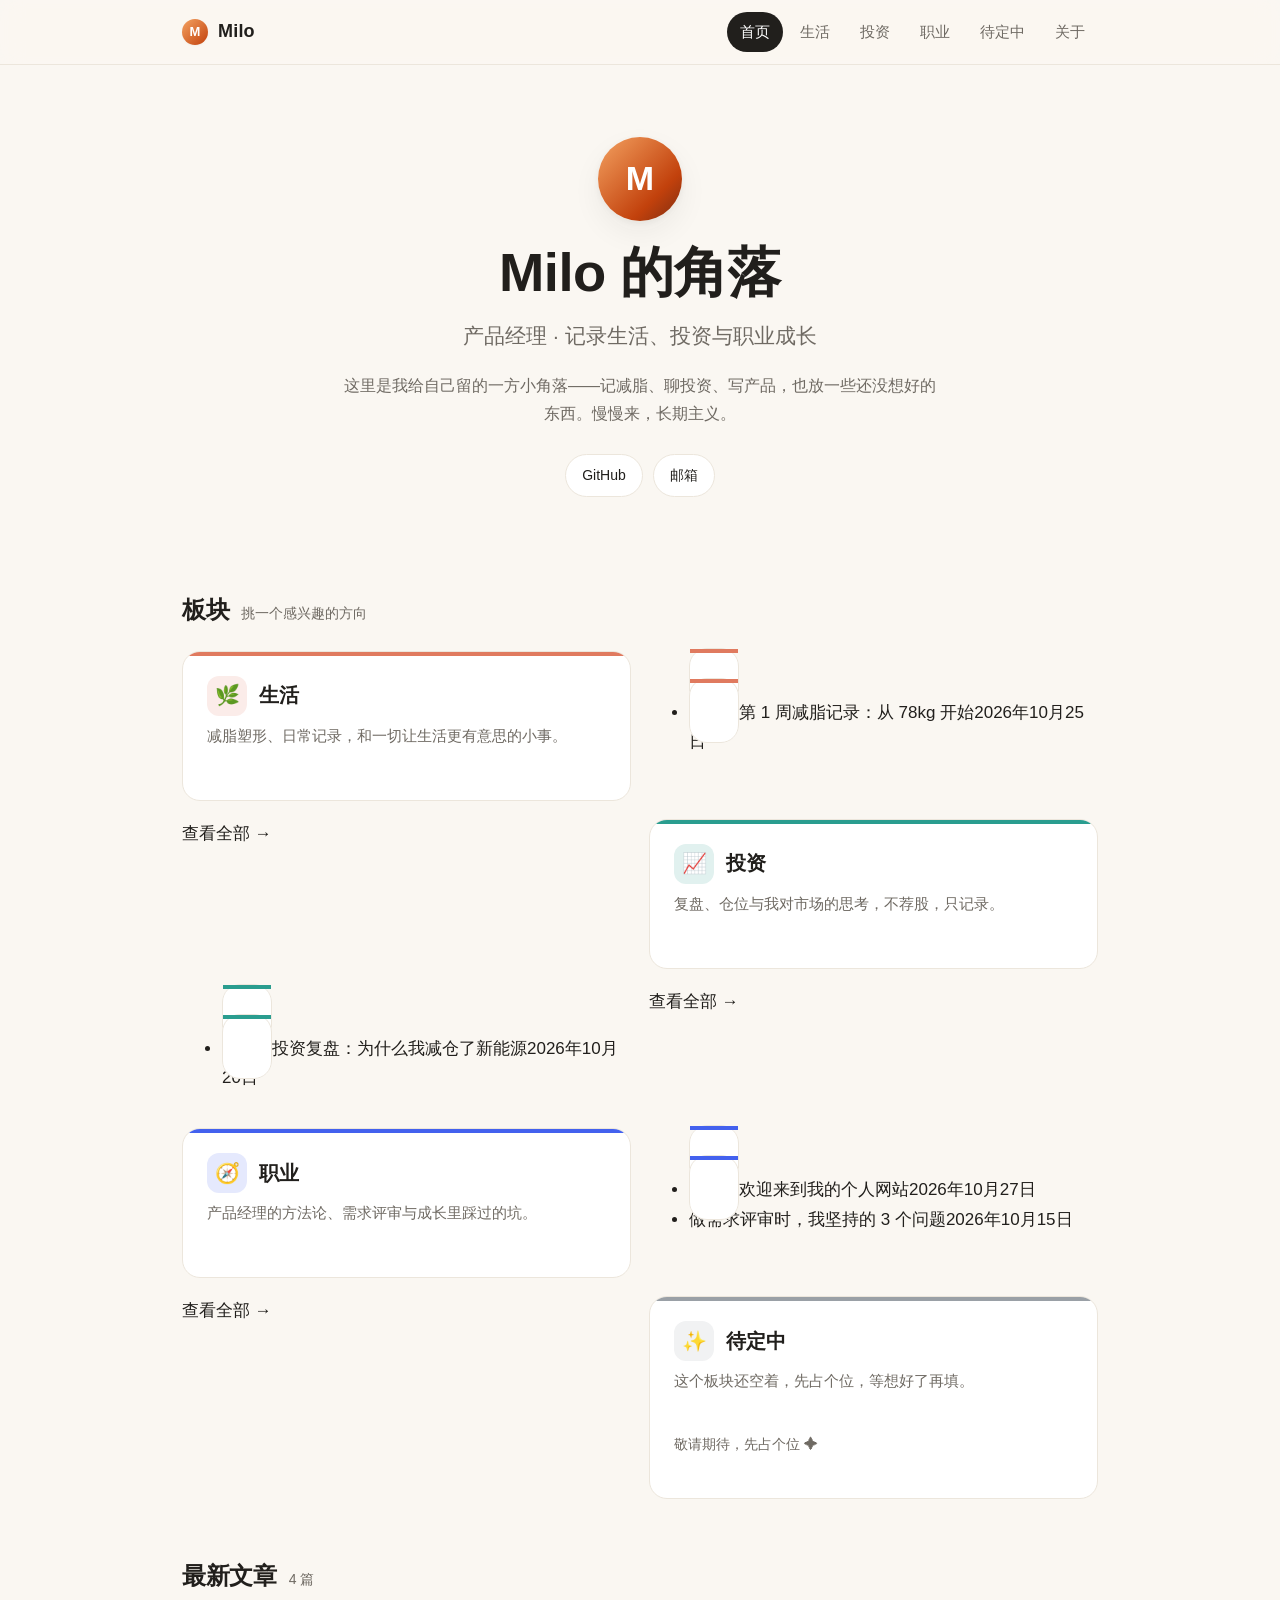
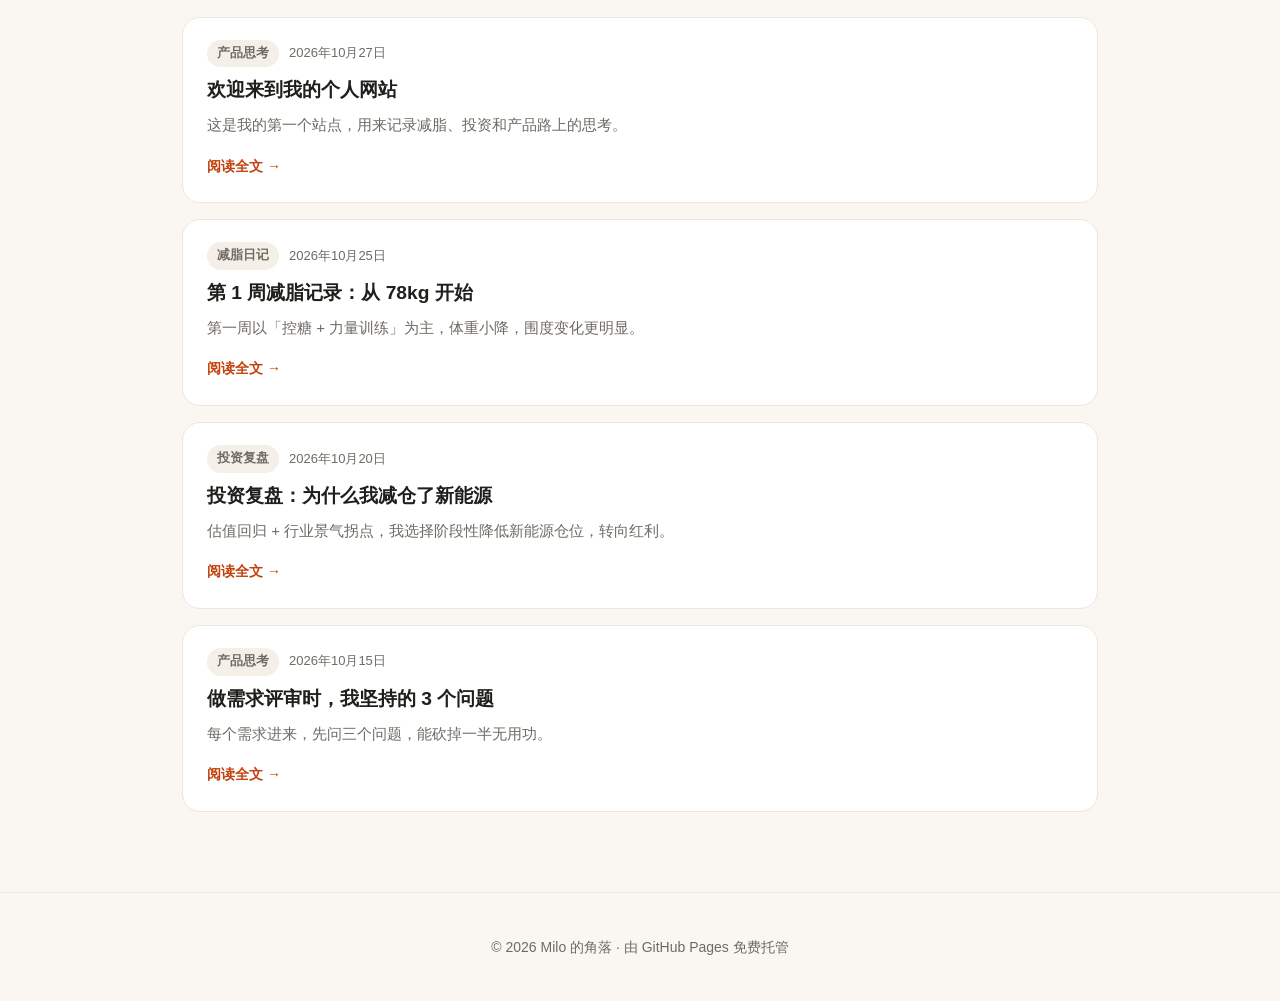
<file: index.html>
<!DOCTYPE html>
<html lang="zh-CN">
<head>
  <meta charset="UTF-8">
  <meta name="viewport" content="width=device-width, initial-scale=1.0">
  <title>Milo 的角落</title>
  <link rel="stylesheet" href="assets/css/style.css">
</head>
<body>
  <header class="site-header">
    <div class="container header-inner">
      <a href="#/" class="brand">
        <span class="dot">M</span>
        <span id="site-title">Milo</span>
      </a>
      <nav class="nav" id="nav"></nav>
    </div>
  </header>

  <main class="container" id="app">
    <p class="loading">加载中…</p>
  </main>

  <footer class="site-footer">
    <div class="container">
      <p>© <span id="year"></span> <span id="foot-name">Milo</span> · 由 GitHub Pages 免费托管</p>
    </div>
  </footer>

  <script src="assets/js/marked.min.js"></script>
  <script src="assets/js/app.js"></script>
</body>
</html>
</file>
<file: assets/css/style.css>
/* ============================================================
   个人网站 · 重制样式（暖米底 + 墨黑字 + 板块专属色）
   设计基调：极简但有个性的排版、Bento 卡片、克制动效
   ============================================================ */

:root {
  --bg: #faf7f2;
  --surface: #ffffff;
  --surface-2: #f4efe7;
  --ink: #211f1c;
  --muted: #6f6a63;
  --line: #ece6dc;
  --accent: #c2410c;            /* 默认点缀色，板块会覆盖 */
  --radius: 18px;
  --radius-sm: 12px;
  --shadow-sm: 0 1px 2px rgba(33, 31, 28, .04);
  --shadow: 0 2px 6px rgba(33, 31, 28, .05), 0 12px 30px rgba(33, 31, 28, .06);
  --shadow-hover: 0 4px 10px rgba(33, 31, 28, .07), 0 20px 44px rgba(33, 31, 28, .10);
  --maxw: 960px;
  --font: -apple-system, BlinkMacSystemFont, "Segoe UI", "PingFang SC",
          "Hiragino Sans GB", "Microsoft YaHei", "Noto Sans SC", sans-serif;
}

* { box-sizing: border-box; }
html { scroll-behavior: smooth; }

body {
  margin: 0;
  background: var(--bg);
  color: var(--ink);
  font-family: var(--font);
  font-size: 17px;
  line-height: 1.75;
  -webkit-font-smoothing: antialiased;
  text-rendering: optimizeLegibility;
}
a { color: inherit; text-decoration: none; }

.container {
  width: 100%;
  max-width: var(--maxw);
  margin: 0 auto;
  padding: 0 22px;
}

/* ---------------- Header ---------------- */
.site-header {
  position: sticky;
  top: 0;
  z-index: 50;
  background: rgba(250, 247, 242, .82);
  backdrop-filter: saturate(180%) blur(12px);
  -webkit-backdrop-filter: saturate(180%) blur(12px);
  border-bottom: 1px solid var(--line);
}
.header-inner {
  display: flex;
  align-items: center;
  justify-content: space-between;
  gap: 16px;
  height: 64px;
}
.brand {
  display: flex;
  align-items: center;
  gap: 10px;
  font-weight: 700;
  font-size: 18px;
  letter-spacing: .2px;
  white-space: nowrap;
}
.brand .dot {
  width: 26px; height: 26px;
  border-radius: 50%;
  background: linear-gradient(135deg, #f4a261, #c2410c);
  color: #fff;
  display: grid; place-items: center;
  font-size: 13px; font-weight: 800;
  box-shadow: var(--shadow-sm);
}
.nav {
  display: flex;
  align-items: center;
  gap: 4px;
  flex-wrap: wrap;
  justify-content: flex-end;
}
.nav a {
  padding: 7px 13px;
  border-radius: 999px;
  color: var(--muted);
  font-size: 15px;
  transition: background .18s ease, color .18s ease;
}
.nav a:hover { background: var(--surface-2); color: var(--ink); }
.nav a.active { background: var(--ink); color: #fff; }

/* ---------------- Hero ---------------- */
.hero { padding: 72px 0 36px; text-align: center; }
.hero .avatar {
  width: 84px; height: 84px;
  margin: 0 auto 22px;
  border-radius: 50%;
  background: linear-gradient(135deg, #f4a261, #c2410c 70%, #7c2d12);
  color: #fff;
  display: grid; place-items: center;
  font-size: 34px; font-weight: 800;
  box-shadow: var(--shadow);
}
.hero h1 {
  font-size: clamp(2.1rem, 5.2vw, 3.4rem);
  line-height: 1.12;
  margin: 0 0 14px;
  letter-spacing: -.5px;
  font-weight: 800;
}
.hero .tagline {
  font-size: clamp(1.05rem, 2.4vw, 1.3rem);
  color: var(--muted);
  margin: 0 auto 18px;
  max-width: 640px;
}
.hero .intro { max-width: 600px; margin: 0 auto; color: var(--muted); font-size: 16px; }
.hero .socials {
  margin-top: 26px;
  display: flex; gap: 10px; justify-content: center; flex-wrap: wrap;
}
.hero .socials a {
  padding: 8px 16px;
  border: 1px solid var(--line);
  border-radius: 999px;
  font-size: 14px; color: var(--ink); background: var(--surface);
  transition: transform .18s ease, box-shadow .18s ease, border-color .18s ease;
}
.hero .socials a:hover { transform: translateY(-2px); box-shadow: var(--shadow); border-color: transparent; }

/* ---------------- Section 标题 ---------------- */
.section-label {
  display: flex; align-items: baseline; gap: 12px;
  margin: 56px 0 20px;
}
.section-label h2 { font-size: 1.5rem; margin: 0; font-weight: 800; letter-spacing: -.3px; }
.section-label .hint { color: var(--muted); font-size: 14px; }

/* ---------------- Bento 板块卡片 ---------------- */
.bento { display: grid; grid-template-columns: repeat(2, 1fr); gap: 18px; }
.tile {
  position: relative;
  background: var(--surface);
  border: 1px solid var(--line);
  border-radius: var(--radius);
  padding: 24px 24px 20px;
  overflow: hidden;
  transition: transform .2s ease, box-shadow .2s ease, border-color .2s ease;
}
.tile::before {
  content: "";
  position: absolute; inset: 0 0 auto 0; height: 4px;
  background: var(--tile-color, var(--accent));
}
.tile:hover { transform: translateY(-4px); box-shadow: var(--shadow-hover); border-color: transparent; }
.tile .t-head { display: flex; align-items: center; gap: 12px; margin-bottom: 8px; }
.tile .t-icon {
  width: 40px; height: 40px; border-radius: 12px;
  display: grid; place-items: center; font-size: 20px;
  background: color-mix(in srgb, var(--tile-color, var(--accent)) 14%, #fff);
}
.tile .t-name { font-size: 1.25rem; font-weight: 800; }
.tile .t-desc { color: var(--muted); font-size: 14.5px; margin: 0 0 14px; min-height: 42px; }
.tile .t-posts { list-style: none; padding: 0; margin: 0 0 14px; }
.tile .t-posts li { padding: 7px 0; border-top: 1px dashed var(--line); }
.tile .t-posts a { display: flex; justify-content: space-between; gap: 10px; font-size: 14.5px; }
.tile .t-posts .date { color: var(--muted); font-size: 12.5px; white-space: nowrap; }
.tile .t-posts a:hover { color: var(--tile-color, var(--accent)); }
.tile .t-more { font-size: 14px; font-weight: 600; color: var(--tile-color, var(--accent)); }
.tile.empty .t-posts li { color: var(--muted); font-size: 14px; border: none; }

/* ---------------- 文章列表 / 卡片 ---------------- */
.feed { display: grid; gap: 16px; }
.card {
  background: var(--surface);
  border: 1px solid var(--line);
  border-radius: var(--radius);
  padding: 22px 24px;
  transition: transform .18s ease, box-shadow .18s ease, border-color .18s ease;
}
.card:hover { transform: translateY(-3px); box-shadow: var(--shadow-hover); border-color: transparent; }
.card-top { display: flex; align-items: center; gap: 10px; margin-bottom: 10px; }
.tag {
  display: inline-block; font-size: 12.5px; font-weight: 600;
  padding: 3px 10px; border-radius: 999px;
  background: var(--surface-2); color: var(--muted);
}
.card time, .post-meta time { color: var(--muted); font-size: 13px; }
.card h3 { margin: 0 0 8px; font-size: 1.2rem; font-weight: 700; line-height: 1.4; }
.card h3 a:hover { color: var(--accent); }
.card-excerpt { color: var(--muted); margin: 0 0 12px; font-size: 15px; }
.read-more { font-size: 14px; font-weight: 600; color: var(--accent); }
.read-more:hover { text-decoration: underline; }

/* ---------------- 文章详情 ---------------- */
.post { max-width: 720px; margin: 0 auto; padding: 48px 0 20px; }
.post-meta { display: flex; align-items: center; gap: 10px; margin-bottom: 14px; }
.post-title {
  font-size: clamp(1.8rem, 4vw, 2.6rem); line-height: 1.2;
  margin: 0 0 22px; letter-spacing: -.4px; font-weight: 800;
}
.post-body { font-size: 17px; line-height: 1.9; color: #2c2925; }
.post-body h2 { font-size: 1.45rem; margin: 1.8em 0 .6em; font-weight: 800; }
.post-body h3 { font-size: 1.2rem; margin: 1.5em 0 .5em; font-weight: 800; }
.post-body p { margin: 0 0 1.1em; }
.post-body ul, .post-body ol { margin: 0 0 1.1em; padding-left: 1.4em; }
.post-body li { margin: .35em 0; }
.post-body blockquote {
  margin: 1.3em 0; padding: 4px 18px;
  border-left: 3px solid var(--accent);
  background: var(--surface-2); border-radius: 0 var(--radius-sm) var(--radius-sm) 0;
  color: var(--muted);
}
.post-body code {
  background: var(--surface-2); padding: 2px 6px; border-radius: 6px; font-size: .9em;
  font-family: "SF Mono", Menlo, Consolas, monospace;
}
.post-body pre { background: #211f1c; color: #f4efe7; padding: 16px; border-radius: var(--radius-sm); overflow: auto; font-size: 14px; }
.post-body pre code { background: none; padding: 0; color: inherit; }
.post-body img { max-width: 100%; border-radius: var(--radius-sm); }
.post-body a { color: var(--accent); text-decoration: underline; text-underline-offset: 3px; }
.back { margin-top: 32px; }
.back a { color: var(--muted); font-weight: 600; }
.back a:hover { color: var(--accent); }

/* ---------------- 关于页 ---------------- */
.about-wrap { max-width: 720px; margin: 0 auto; padding: 48px 0; }
.about-wrap .post-body { font-size: 17px; }

/* ---------------- Footer ---------------- */
.site-footer {
  margin-top: 80px; border-top: 1px solid var(--line);
  padding: 28px 0; color: var(--muted); font-size: 14px; text-align: center;
}

/* ---------------- 杂项 ---------------- */
.empty-state { text-align: center; padding: 60px 20px; color: var(--muted); }
.empty-state .big { font-size: 2.4rem; margin-bottom: 8px; }
.page-head { padding: 56px 0 8px; }
.page-head h1 { font-size: clamp(1.8rem, 4vw, 2.6rem); margin: 0 0 8px; font-weight: 800; letter-spacing: -.4px; }
.page-head .sub { color: var(--muted); margin: 0; }

/* ---------------- 响应式 ---------------- */
@media (max-width: 720px) {
  body { font-size: 16px; }
  .bento { grid-template-columns: 1fr; }
  .header-inner { height: auto; padding: 10px 0; flex-direction: column; gap: 8px; align-items: flex-start; }
  .nav { justify-content: flex-start; }
  .hero { padding: 48px 0 28px; }
}
</file>
